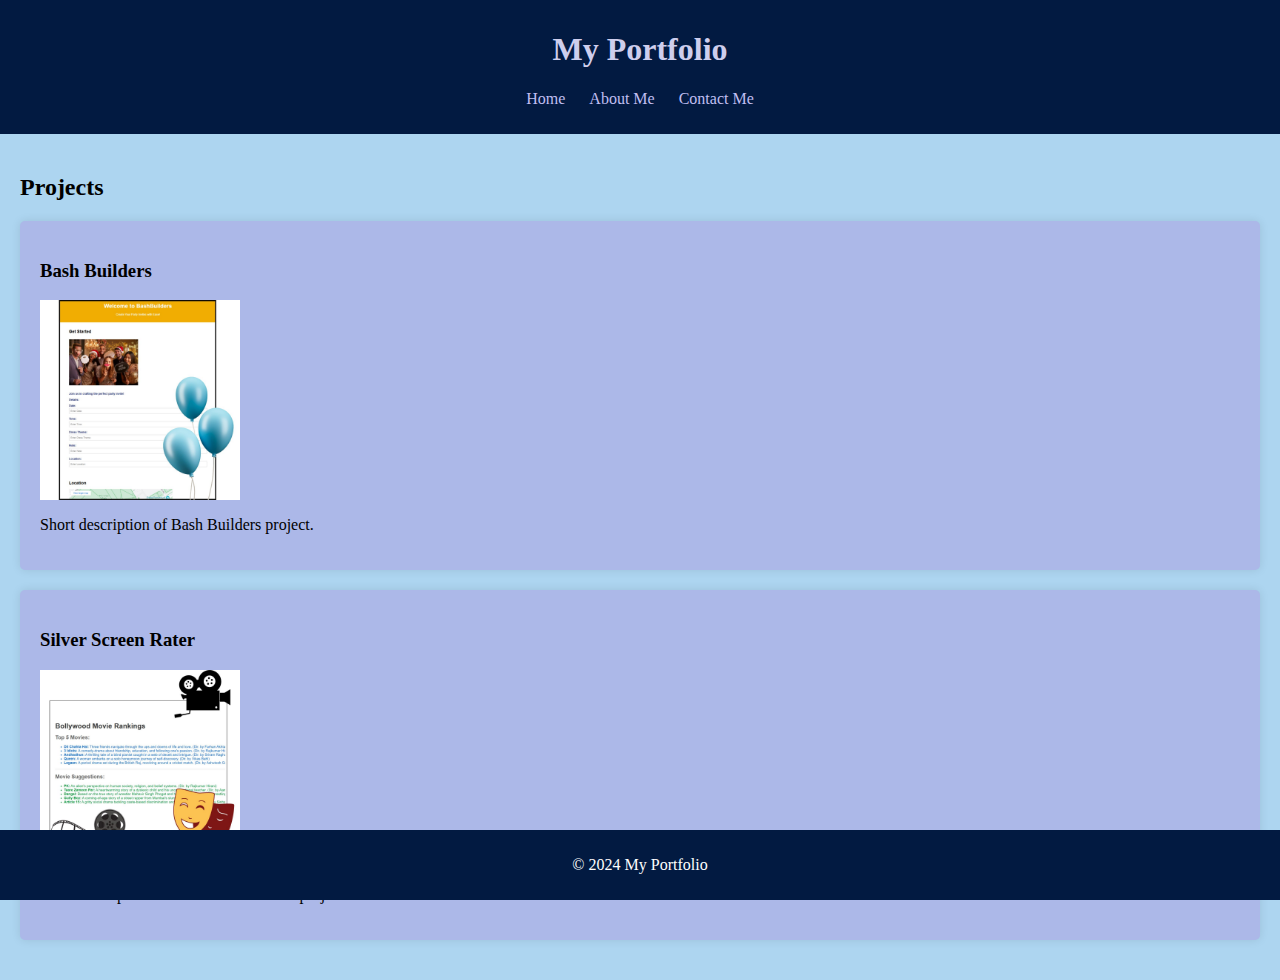
<file: Portfolio/index.html>
<!DOCTYPE html>
<html lang="en">
<head>
    <meta charset="UTF-8">
    <meta name="viewport" content="width=device-width, initial-scale=1.0">
    <title>My Portfolio</title>
    <style>
        body {
            font-family: 'Times New Roman','serif';
            margin: 0;
            padding: 0;
            background-color: #add5f0;
        }
        header {
            background: #021a41;
            color: #ceceed;
            padding: 10px 0;
            text-align: center;
        }
        nav ul {
            list-style: none;
            padding: 0;
        }
        nav ul li {
            display: inline;
            margin: 0 10px;
        }
        nav ul li a {
            color: #c0bff1;
            text-decoration: none;
        }
        main {
            padding: 20px;
        }
        .project {
            background: #acb8e8;
            margin: 20px 0;
            padding: 20px;
            border-radius: 5px;
            box-shadow: 0 0 10px rgba(12, 12, 12, 0.1);
        }
        .project img {
            height: 200px;
            width: auto;
            display: block;
            margin-bottom: 10px;
        }
        footer {
            background: #021a41;
            color: #fff;
            text-align: center;
            padding: 10px 0;
            position: fixed;
            width: 100%;
            bottom: 0;
        }
    </style>
</head>
<body>
    <header>
        <h1>My Portfolio</h1>
        <nav>
            <ul>
                <li><a href="index.html">Home</a></li>
                <li><a href="about.html">About Me</a></li>
                <li><a href="contact.html">Contact Me</a></li>
            </ul>
        </nav>
    </header>
    <main>
        <section id="projects">
            <h2>Projects</h2>
            <div class="project">
                <h3>Bash Builders</h3>
                <a href="./projects-webpages/BashBuilders.html">
                    <img src="./images/bb.jpg" alt="Bash Builders Preview">
                </a>
                <p>Short description of Bash Builders project.</p>
            </div>
            <div class="project">
                <h3>Silver Screen Rater</h3>
                <a href="./projects-webpages/SilverScreenRater.html">
                    <img src="./images/ss.jpg" alt="Silver Screen Rater Preview">
                </a>
                <p>Short description of Silver Screen Rater project.</p>
            </div>
        </section>
    </main>
    <footer>
        <p>&copy; 2024 My Portfolio</p>
    </footer>
</body>
</html>
</file>
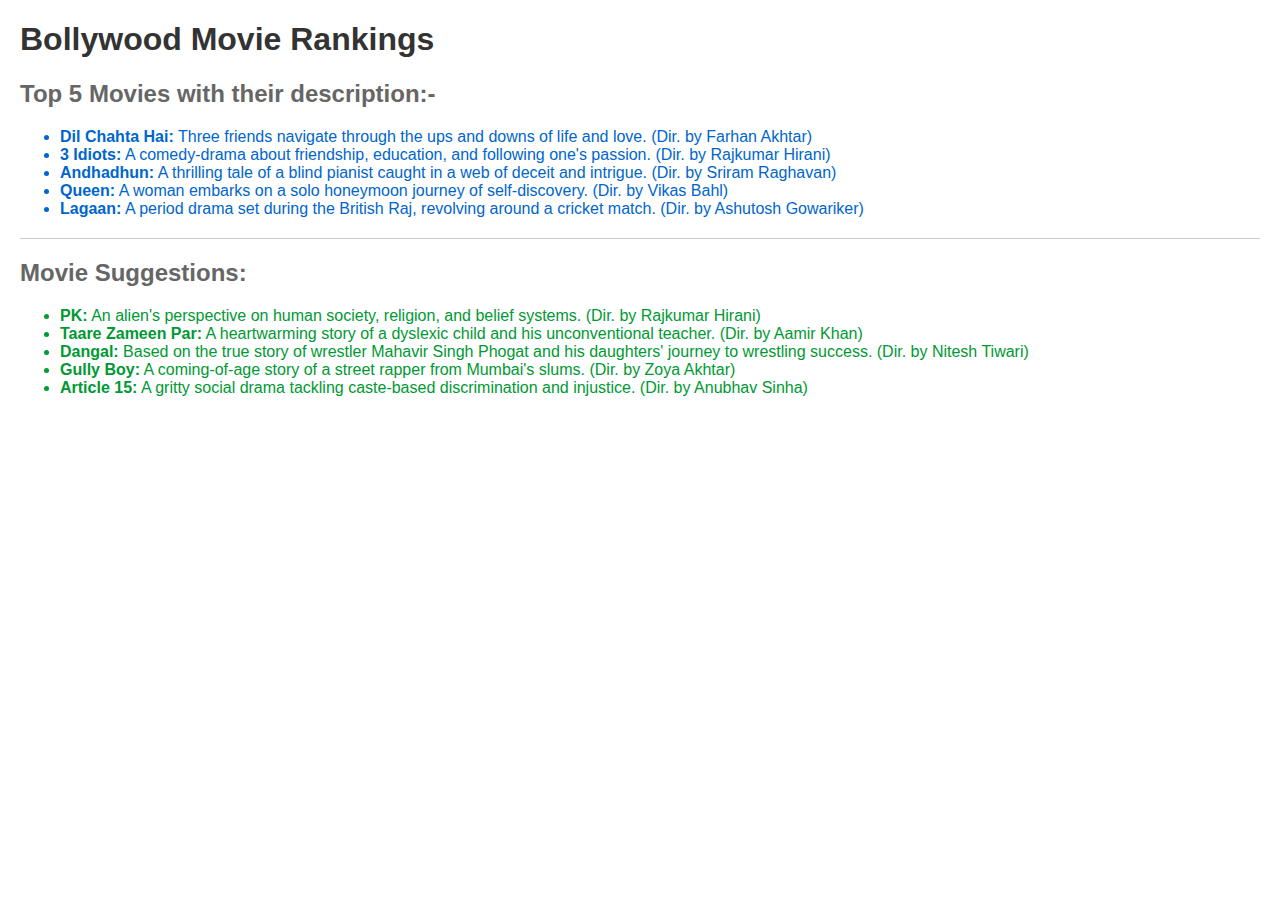
<file: SilverScreenRater.html>
<!DOCTYPE html>
<html>
<head>
  <title>Bollywood Movie Rankings</title>
  <style>
    body {
      font-family: Arial, sans-serif;
      margin: 20px;
    }
    h1 {
      color: #333;
    }
    h2 {
      color: #666;
    }
    .ranked {
      color: #0066cc;
    }
    .suggested {
      color: #009933;
    }
    hr {
      border: 0;
      border-top: 1px solid #ccc;
      margin: 20px 0;
    }
    .description {
      font-style: italic;
      color: #999;
    }
  </style>
</head>
<body>

<h1>Bollywood Movie Rankings</h1>

<h2>Top 5 Movies with their description:-</h2>
<ul class="ranked">
  <li><strong>Dil Chahta Hai:</strong> Three friends navigate through the ups and downs of life and love. (Dir. by Farhan Akhtar)</li>
  <li><strong>3 Idiots:</strong> A comedy-drama about friendship, education, and following one's passion. (Dir. by Rajkumar Hirani)</li>
  <li><strong>Andhadhun:</strong> A thrilling tale of a blind pianist caught in a web of deceit and intrigue. (Dir. by Sriram Raghavan)</li>
  <li><strong>Queen:</strong> A woman embarks on a solo honeymoon journey of self-discovery. (Dir. by Vikas Bahl)</li>
  <li><strong>Lagaan:</strong> A period drama set during the British Raj, revolving around a cricket match. (Dir. by Ashutosh Gowariker)</li>
</ul>

<hr>

<h2>Movie Suggestions:</h2>
<ul class="suggested">
  <li><strong>PK:</strong> An alien's perspective on human society, religion, and belief systems. (Dir. by Rajkumar Hirani)</li>
  <li><strong>Taare Zameen Par:</strong> A heartwarming story of a dyslexic child and his unconventional teacher. (Dir. by Aamir Khan)</li>
  <li><strong>Dangal:</strong> Based on the true story of wrestler Mahavir Singh Phogat and his daughters' journey to wrestling success. (Dir. by Nitesh Tiwari)</li>
  <li><strong>Gully Boy:</strong> A coming-of-age story of a street rapper from Mumbai's slums. (Dir. by Zoya Akhtar)</li>
  <li><strong>Article 15:</strong> A gritty social drama tackling caste-based discrimination and injustice. (Dir. by Anubhav Sinha)</li>
</ul>

</body>
</html>
</file>
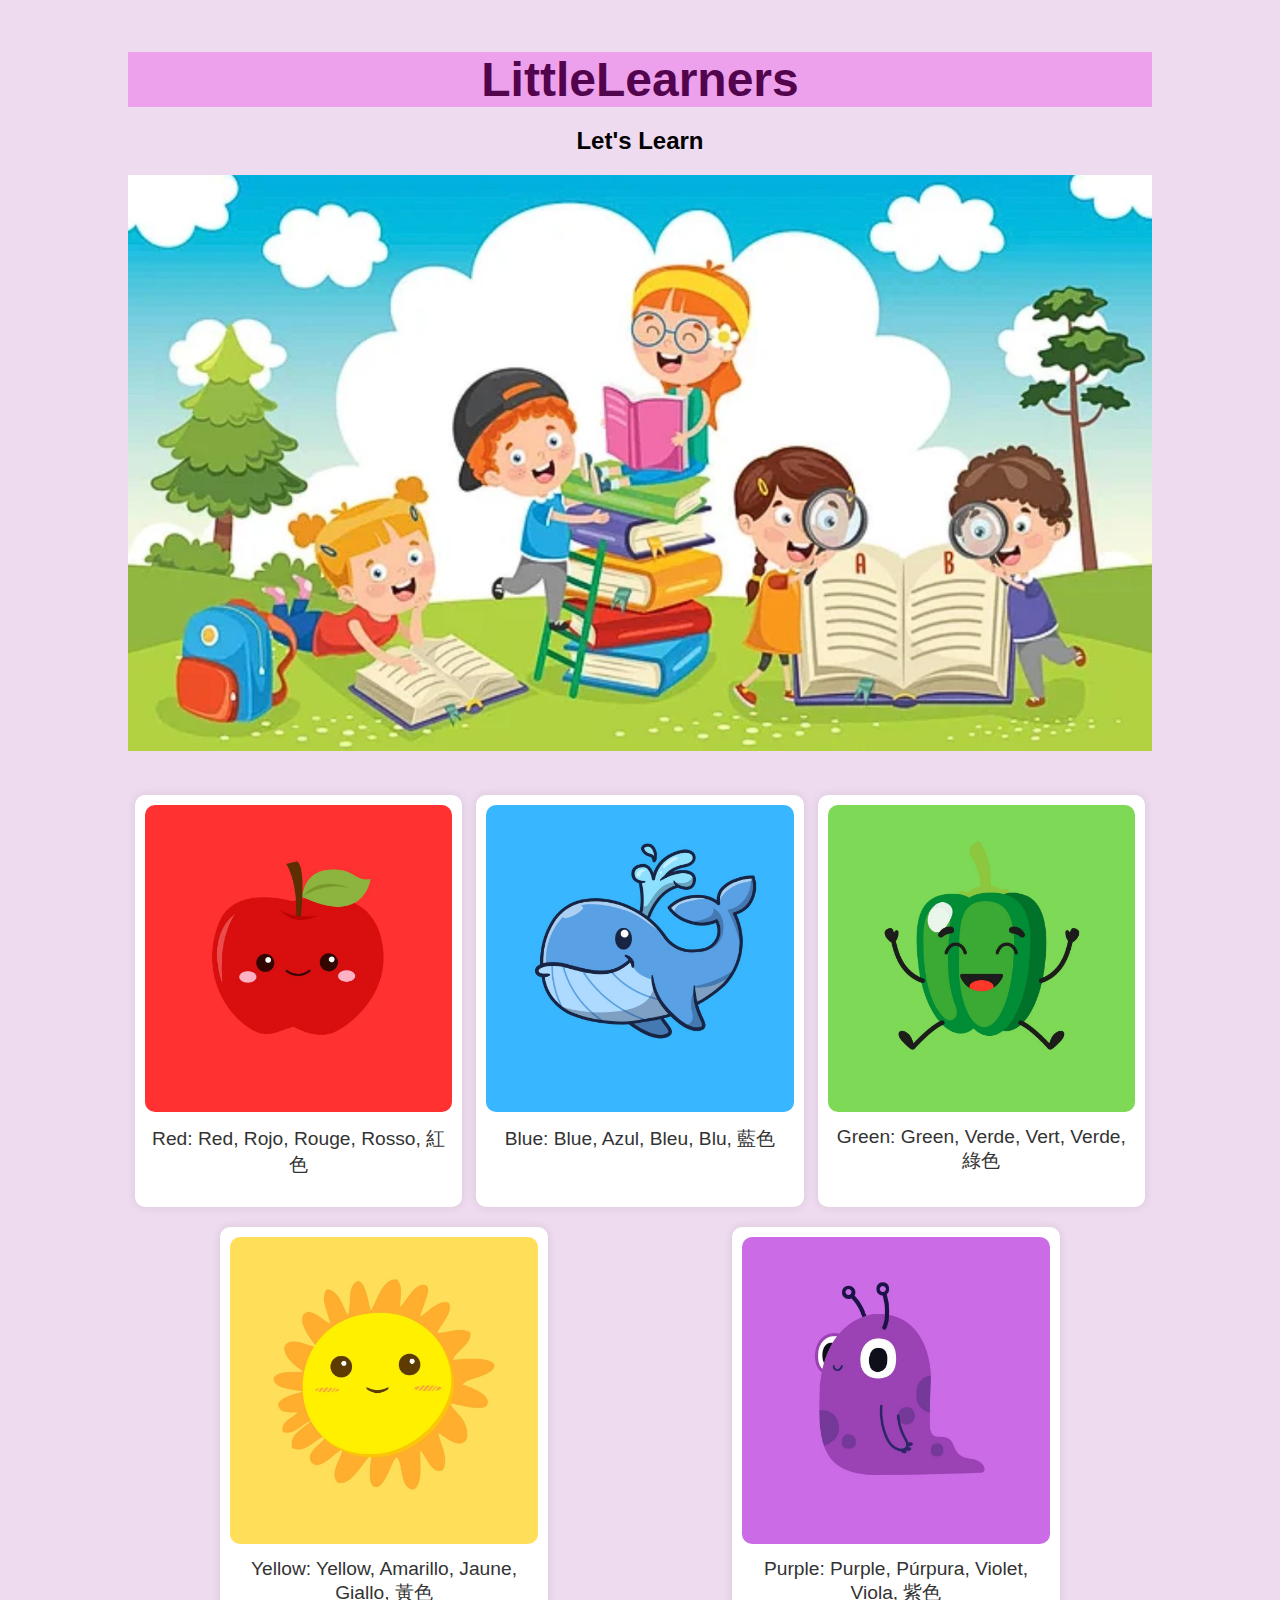
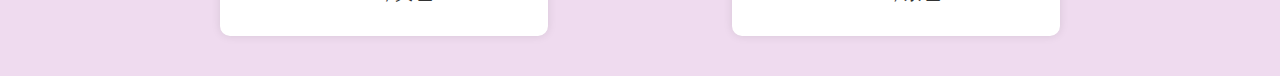
<file: LittleLearners/llindex.html>
<!DOCTYPE html>
<html lang="en">
<head>
    <meta charset="UTF-8">
    <meta name="viewport" content="width=device-width, initial-scale=1.0">
    <title>LittleLearners</title>
    <link rel="stylesheet" href="styles.css">
</head>
<body>
    <div class="container">
        <h1>LittleLearners</h1>
        <h2>Let's Learn</h2>
        <img src="header-image.jpg" alt="LittleLearners Banner" class="header-image">
        <div class="color-row">
            <div class="color-box">
                <img src="red.jpg" alt="Red Color">
                <p>Red: Red, Rojo, Rouge, Rosso, 紅色</p>
            </div>
            <div class="color-box">
                <img src="blue.jpg" alt="Blue Color">
                <p>Blue: Blue, Azul, Bleu, Blu, 藍色</p>
            </div>
            <div class="color-box">
                <img src="green.jpg" alt="Green Color">
                <p>Green: Green, Verde, Vert, Verde, 綠色</p>
            </div>
        </div>

        <div class="color-row">
            <div class="color-box">
                <img src="yellow.jpg" alt="Yellow Color">
                <p>Yellow: Yellow, Amarillo, Jaune, Giallo, 黃色</p>
            </div>
            <div class="color-box">
                <img src="purple.jpg" alt="Purple Color">
                <p>Purple: Purple, Púrpura, Violet, Viola, 紫色</p>
            </div>
        </div>
    </div>
</body>
</html>
</file>
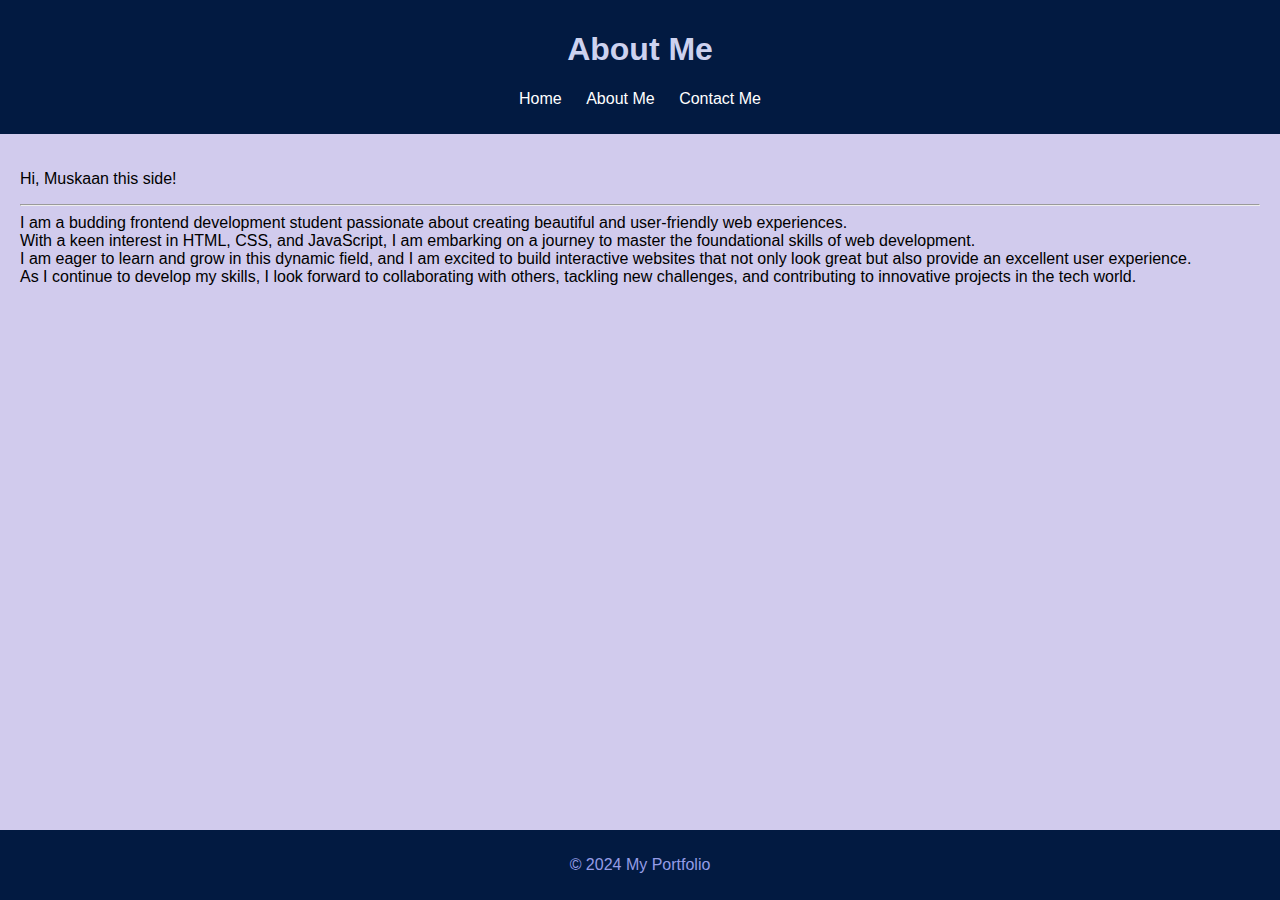
<file: Portfolio/about.html>
<!DOCTYPE html>
<html lang="en">
<head>
    <meta charset="UTF-8">
    <meta name="viewport" content="width=device-width, initial-scale=1.0">
    <title>About Me</title>
    <style>
        body {
            font-family: Arial, sans-serif;
            margin: 0;
            padding: 0;
            background-color: #d1cbed;
        }
        header {
            background: #021a41;
            color: #cdd2ef;
            padding: 10px 0;
            text-align: center;
        }
        nav ul {
            list-style: none;
            padding: 0;
        }
        nav ul li {
            display: inline;
            margin: 0 10px;
        }
        nav ul li a {
            color: #fff;
            text-decoration: none;
        }
        main {
            padding: 20px;
        }
        footer {
            background: #021a41;
            color: #959de7;
            text-align: center;
            padding: 10px 0;
            position: fixed;
            width: 100%;
            bottom: 0;
        }
    </style>
</head>
<body>
    <header>
        <h1>About Me</h1>
        <nav>
            <ul>
                <li><a href="index.html">Home</a></li>
                <li><a href="about.html">About Me</a></li>
                <li><a href="contact.html">Contact Me</a></li>
            </ul>
        </nav>
    </header>
    <main>
        <section id="about">
            <p>Hi, Muskaan this side!<br><hr>I am a budding frontend development student passionate about creating beautiful and user-friendly web experiences.<br> With a keen interest in HTML, CSS, and JavaScript, I am embarking on a journey to master the foundational skills of web development.<br> I am eager to learn and grow in this dynamic field, and I am excited to build interactive websites that not only look great but also provide an excellent user experience.<br> As I continue to develop my skills, I look forward to collaborating with others, tackling new challenges, and contributing to innovative projects in the tech world.</p>

        </section>
    </main>
    <footer>
        <p>&copy; 2024 My Portfolio</p>
    </footer>
</body>
</html>
</file>
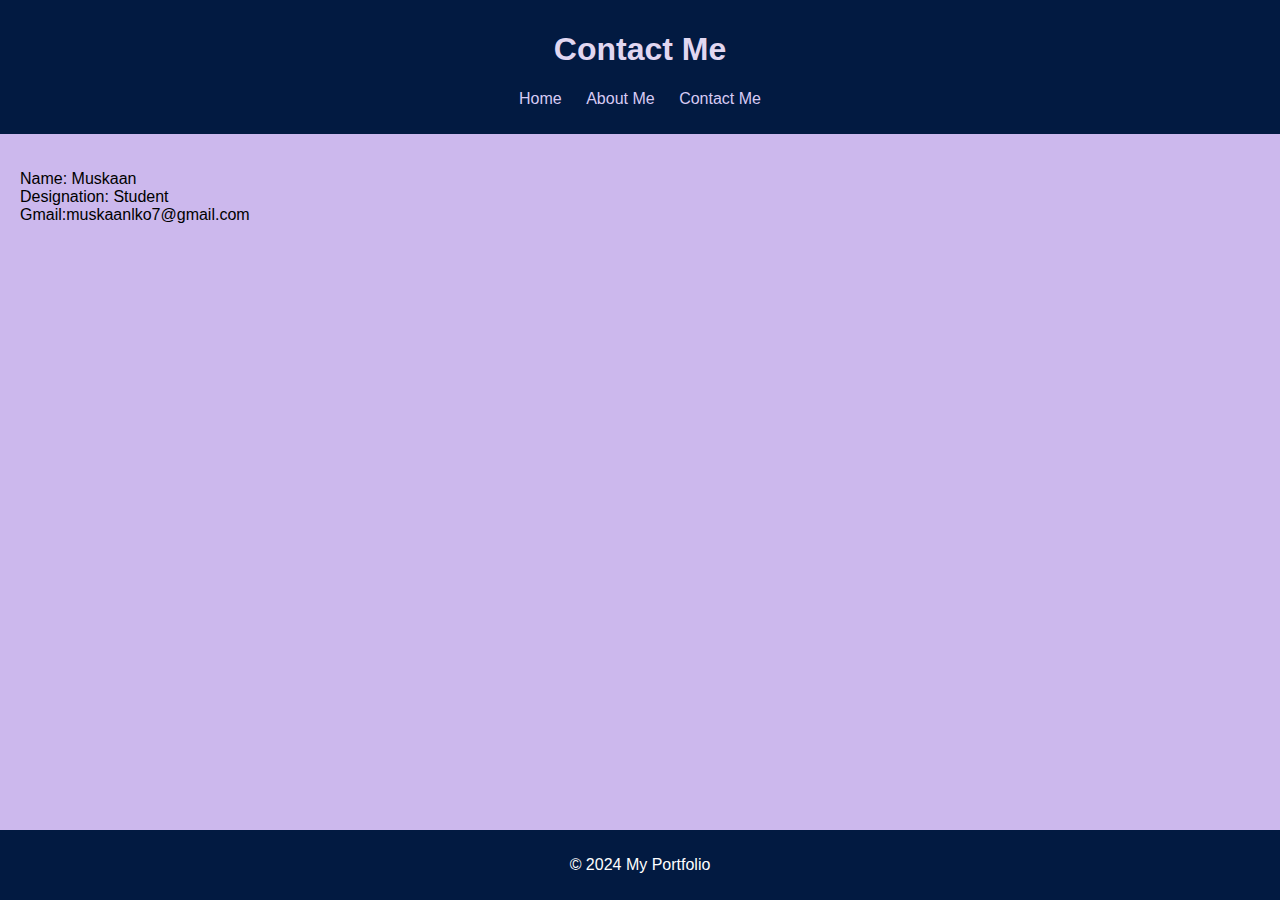
<file: Portfolio/contact.html>
<!DOCTYPE html>
<html lang="en">
<head>
    <meta charset="UTF-8">
    <meta name="viewport" content="width=device-width, initial-scale=1.0">
    <title>Contact Me</title>
    <style>
        body {
            font-family: Arial, sans-serif;
            margin: 0;
            padding: 0;
            background-color: #ccb8ed;
        }
        header {
            background: #021a41;
            color: #e1d7f1;
            padding: 10px 0;
            text-align: center;
        }
        nav ul {
            list-style: none;
            padding: 0;
        }
        nav ul li {
            display: inline;
            margin: 0 10px;
        }
        nav ul li a {
            color: #d7cbf4;
            text-decoration: none;
        }
        main {
            padding: 20px;
        }
        footer {
            background: #021a41;
            color: #fff;
            text-align: center;
            padding: 10px 0;
            position: fixed;
            width: 100%;
            bottom: 0;
        }
    </style>
</head>
<body>
    <header>
        <h1>Contact Me</h1>
        <nav>
            <ul>
                <li><a href="index.html">Home</a></li>
                <li><a href="about.html">About Me</a></li>
                <li><a href="contact.html">Contact Me</a></li>
            </ul>
        </nav>
    </header>
    <main>
        <section id="contact">
            <p>Name: Muskaan <br> Designation: Student<br>Gmail:muskaanlko7@gmail.com</p>
        </section>
    </main>
    <footer>
        <p>&copy; 2024 My Portfolio</p>
    </footer>
</body>
</html>
</file>
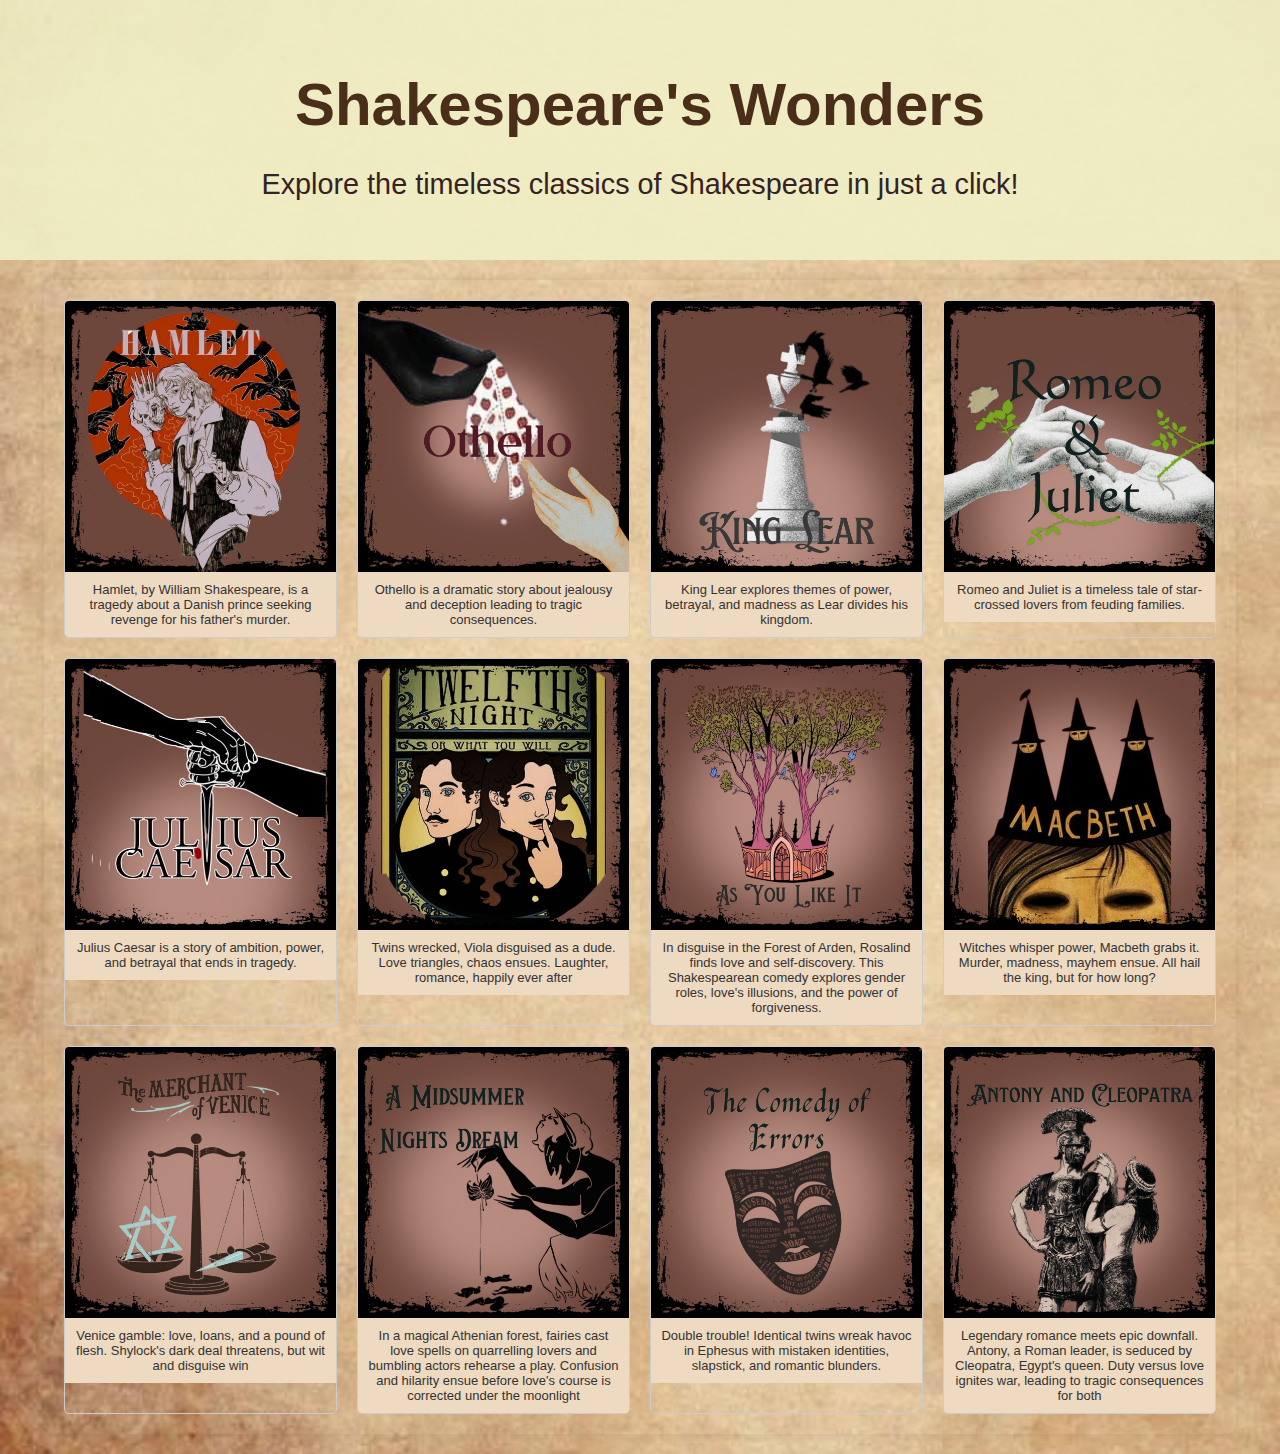
<file: Shakespeare's Wonders/sw.html>
<!DOCTYPE html>
<html lang="en">
<head>
    <meta charset="UTF-8">
    <meta name="viewport" content="width=device-width, initial-scale=1.0">
    <title>Shakespeare's Wonders</title>
    <link rel="stylesheet" href="swstyles.css">
</head>
<body>
    <header class="header">
        <div class="header-content">
            <h1>Shakespeare's Wonders</h1>
            <p>Explore the timeless classics of Shakespeare in just a click!</p>
        </div>
    </header>

    <div class="container">
        <div class="books-grid">
            <!-- Book 1 -->
            <div class="book-item">
                <a href="pdfs/Hamlet.pdf" target="_blank">
                    <img src="images/1.jpg" alt="Hamlet">
                    <p>Hamlet, by William Shakespeare, is a tragedy about a Danish prince seeking revenge for his father's murder.</p>
                </a>
            </div>
            <!-- Book 2 -->
            <div class="book-item">
                <a href="pdfs/Othello.pdf" target="_blank">
                    <img src="images/2.jpg" alt="Othello">
                    <p>Othello is a dramatic story about jealousy and deception leading to tragic consequences.</p>
                </a>
            </div>
            <!-- Book 3 -->
            <div class="book-item">
                <a href="pdfs/King Lear.pdf" target="_blank">
                    <img src="images/3.jpg" alt="King Lear">
                    <p>King Lear explores themes of power, betrayal, and madness as Lear divides his kingdom.</p>
                </a>
            </div>
            <!-- Book 4 -->
            <div class="book-item">
                <a href="pdfs/Romeo-and-juliet.pdf" target="_blank">
                    <img src="images/4.jpg" alt="Romeo and Juliet">
                    <p>Romeo and Juliet is a timeless tale of star-crossed lovers from feuding families.</p>
                </a>
            </div>
            <!-- Book 5 -->
            <div class="book-item">
                <a href="pdfs/The Tragedy of Julius Caesar.pdf" target="_blank">
                    <img src="images/5.jpg" alt="Julius Caesar">
                    <p>Julius Caesar is a story of ambition, power, and betrayal that ends in tragedy.</p>
                </a>
            </div>
            <div class="book-item">
                <a href="pdfs/Twelfth-night.pdf" target="_blank">
                    <img src="images/6.jpg" alt="Twelfth-night">
                    <p>Twins wrecked, Viola disguised as a dude. Love triangles, chaos ensues. Laughter, romance, happily ever after</p>
                </a>
            </div>
            <div class="book-item">
                <a href="pdfs/As You Like It.pdf" target="_blank">
                    <img src="images/7.jpg" alt="As You Like It">
                    <p>In disguise in the Forest of Arden, Rosalind finds love and self-discovery. This Shakespearean comedy explores gender roles, love's illusions, and the power of forgiveness.</p>
                </a>
                </div>
                <div class="book-item">
                    <a href="pdfs/Macbeth.pdf" target="_blank">
                        <img src="images/8.jpg" alt="Macbeth">
                        <p>Witches whisper power, Macbeth grabs it. Murder, madness, mayhem ensue. All hail the king, but for how long?
                        </p>
                    </a>
        </div>
        <div class="book-item">
            <a href="pdfs/The-merchant-of-venice.pdf" target="_blank">
                <img src="images/9.jpg" alt="The-merchant-of-venice">
                <p>Venice gamble: love, loans, and a pound of flesh. Shylock's dark deal threatens, but wit and disguise win
                </p>
            </a>
    </div>
    <div class="book-item">
        <a href="pdfs/A Midsummer Night's Dream.pdf" target="_blank">
            <img src="images/10.jpg" alt="A Midsummer Night'S Dream">
            <p>In a magical Athenian forest, fairies cast love spells on quarrelling lovers and bumbling actors rehearse a play. Confusion and hilarity ensue before love's course is corrected under the moonlight
            </p>
        </a>
        </div>
        <div class="book-item">
            <a href="pdfs/The Comedy of Errors.pdf" target="_blank">
                <img src="images/11.jpg" alt="The Comedy of Errors">
                <p>Double trouble! Identical twins wreak havoc in Ephesus with mistaken identities, slapstick, and romantic blunders.</p>
            </a>
            </div>
            <div class="book-item">
                <a href="pdfs/Antony-and-cleopatra.pdf" target="_blank">
                    <img src="images/12.jpg" alt="Antony-and-cleopatra">
                    <p>Legendary romance meets epic downfall. Antony, a Roman leader, is seduced by Cleopatra, Egypt's queen. Duty versus love ignites war, leading to tragic consequences for both</p>
                </a>
                </div>
         </div>
</body>
</html>
</file>
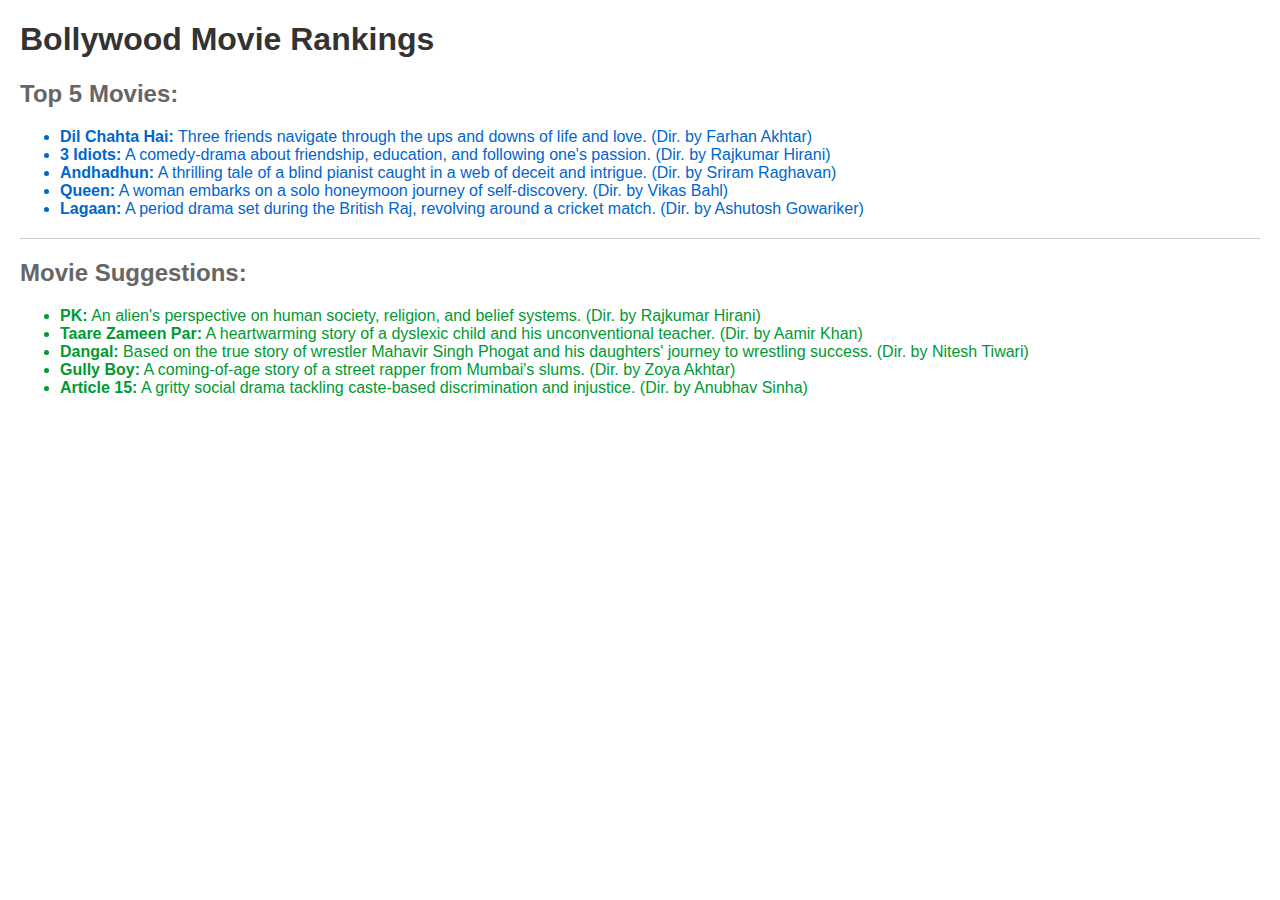
<file: Portfolio/projects-webpages/SilverScreenRater.html>
<!DOCTYPE html>
<html>
<head>
  <title>Bollywood Movie Rankings</title>
  <style>
    body {
      font-family: Arial, sans-serif;
      margin: 20px;
    }
    h1 {
      color: #333;
    }
    h2 {
      color: #666;
    }
    .ranked {
      color: #0066cc;
    }
    .suggested {
      color: #009933;
    }
    hr {
      border: 0;
      border-top: 1px solid #ccc;
      margin: 20px 0;
    }
    .description {
      font-style: italic;
      color: #999;
    }
  </style>
</head>
<body>

<h1>Bollywood Movie Rankings</h1>

<h2>Top 5 Movies:</h2>
<ul class="ranked">
  <li><strong>Dil Chahta Hai:</strong> Three friends navigate through the ups and downs of life and love. (Dir. by Farhan Akhtar)</li>
  <li><strong>3 Idiots:</strong> A comedy-drama about friendship, education, and following one's passion. (Dir. by Rajkumar Hirani)</li>
  <li><strong>Andhadhun:</strong> A thrilling tale of a blind pianist caught in a web of deceit and intrigue. (Dir. by Sriram Raghavan)</li>
  <li><strong>Queen:</strong> A woman embarks on a solo honeymoon journey of self-discovery. (Dir. by Vikas Bahl)</li>
  <li><strong>Lagaan:</strong> A period drama set during the British Raj, revolving around a cricket match. (Dir. by Ashutosh Gowariker)</li>
</ul>

<hr>

<h2>Movie Suggestions:</h2>
<ul class="suggested">
  <li><strong>PK:</strong> An alien's perspective on human society, religion, and belief systems. (Dir. by Rajkumar Hirani)</li>
  <li><strong>Taare Zameen Par:</strong> A heartwarming story of a dyslexic child and his unconventional teacher. (Dir. by Aamir Khan)</li>
  <li><strong>Dangal:</strong> Based on the true story of wrestler Mahavir Singh Phogat and his daughters' journey to wrestling success. (Dir. by Nitesh Tiwari)</li>
  <li><strong>Gully Boy:</strong> A coming-of-age story of a street rapper from Mumbai's slums. (Dir. by Zoya Akhtar)</li>
  <li><strong>Article 15:</strong> A gritty social drama tackling caste-based discrimination and injustice. (Dir. by Anubhav Sinha)</li>
</ul>

</body>
</html>
</file>
<file: LittleLearners/styles.css>
body {
    font-family: Arial, sans-serif;
    background-color: #efdbef;
    margin: 0;
    padding: 0;
    text-align: center;
}

.container {
    width: 80%;
    margin: 0 auto;
    padding: 20px;
}

h1 {
    color: #52054c;
    font-size: 3em;
    margin-bottom: 20px;
    background-color: hsl(300, 68%, 78%);
}

.header-image {
    width: 100%;
    height: auto;
    margin-bottom: 40px;
}

.color-row {
    display: flex;
    justify-content: space-around;
    margin-bottom: 20px;
}

.color-box {
    background-color: #fff;
    padding: 10px;
    border-radius: 10px;
    box-shadow: 0 0 10px rgba(0, 0, 0, 0.1);
    width: 30%;
}

.color-box img {
    width: 100%;
    height: auto;
    border-radius: 10px;
}

.color-box p {
    font-size: 1.2em;
    color: #333;
    margin-top: 10px;
}
</file>
<file: Shakespeare's Wonders/swstyles.css>
/* styles.css */
body {
    font-family: 'Franklin Gothic Medium', 'Arial Narrow', Arial, sans-serif;
    text-align: center;
    font-size: x-large;
    margin: 0;
    padding: 0;
    background: url('images/back-s.jpg') no-repeat center center fixed;
    background-size: cover;
}

.header {
    background-color: rgba(239, 238, 197, 0.9);
    padding: 10px 0;
    text-align: center;
}

.header-content {
    max-width: 800px;
    margin: 0 auto;
    padding: 20px;
}

h1 {
    font-size: 2.5em;
    margin-bottom: 10px;
    color: #4b2e19;
}

p {
    font-size: 1.2em;
    color: #352222;
}

.container {
    width: 90%;
    margin: 20px auto;
    padding: 20px;
    border-radius: 10px;
    box-shadow: 0 0 10px rgba(0, 0, 0, 0.1);
}

.books-grid {
    display: grid;
    grid-template-columns: repeat(4, 1fr);
    gap: 20px;
    font-size: x-small;
}

.book-item {
    border: 1px solid #ccc;
    border-radius: 5px;
    overflow: hidden;
    transition: transform 0.3s;
    font-size: small;
}

.book-item:hover {
    transform: scale(1.05);
}

.book-item img {
    width: 100%;
    height: auto;
    display: block;
}

.book-item p {
    padding: 10px;
    font-family: 'Franklin Gothic Medium', 'Arial Narrow', Arial, sans-serif;
    font-size: 1em;
    color: #333;
    background-color: #eed9c1;
    margin: 0;
}

a {
    text-decoration: none;
    color: inherit;
}

@media (max-width: 1200px) {
    .books-grid {
        grid-template-columns: repeat(3, 1fr);
    }
}

@media (max-width: 900px) {
    .books-grid {
        grid-template-columns: repeat(2, 1fr);
    }
}

@media (max-width: 600px) {
    .books-grid {
        grid-template-columns: 1fr;
    }

    h1 {
        font-size: 2em;
    }
}
</file>
